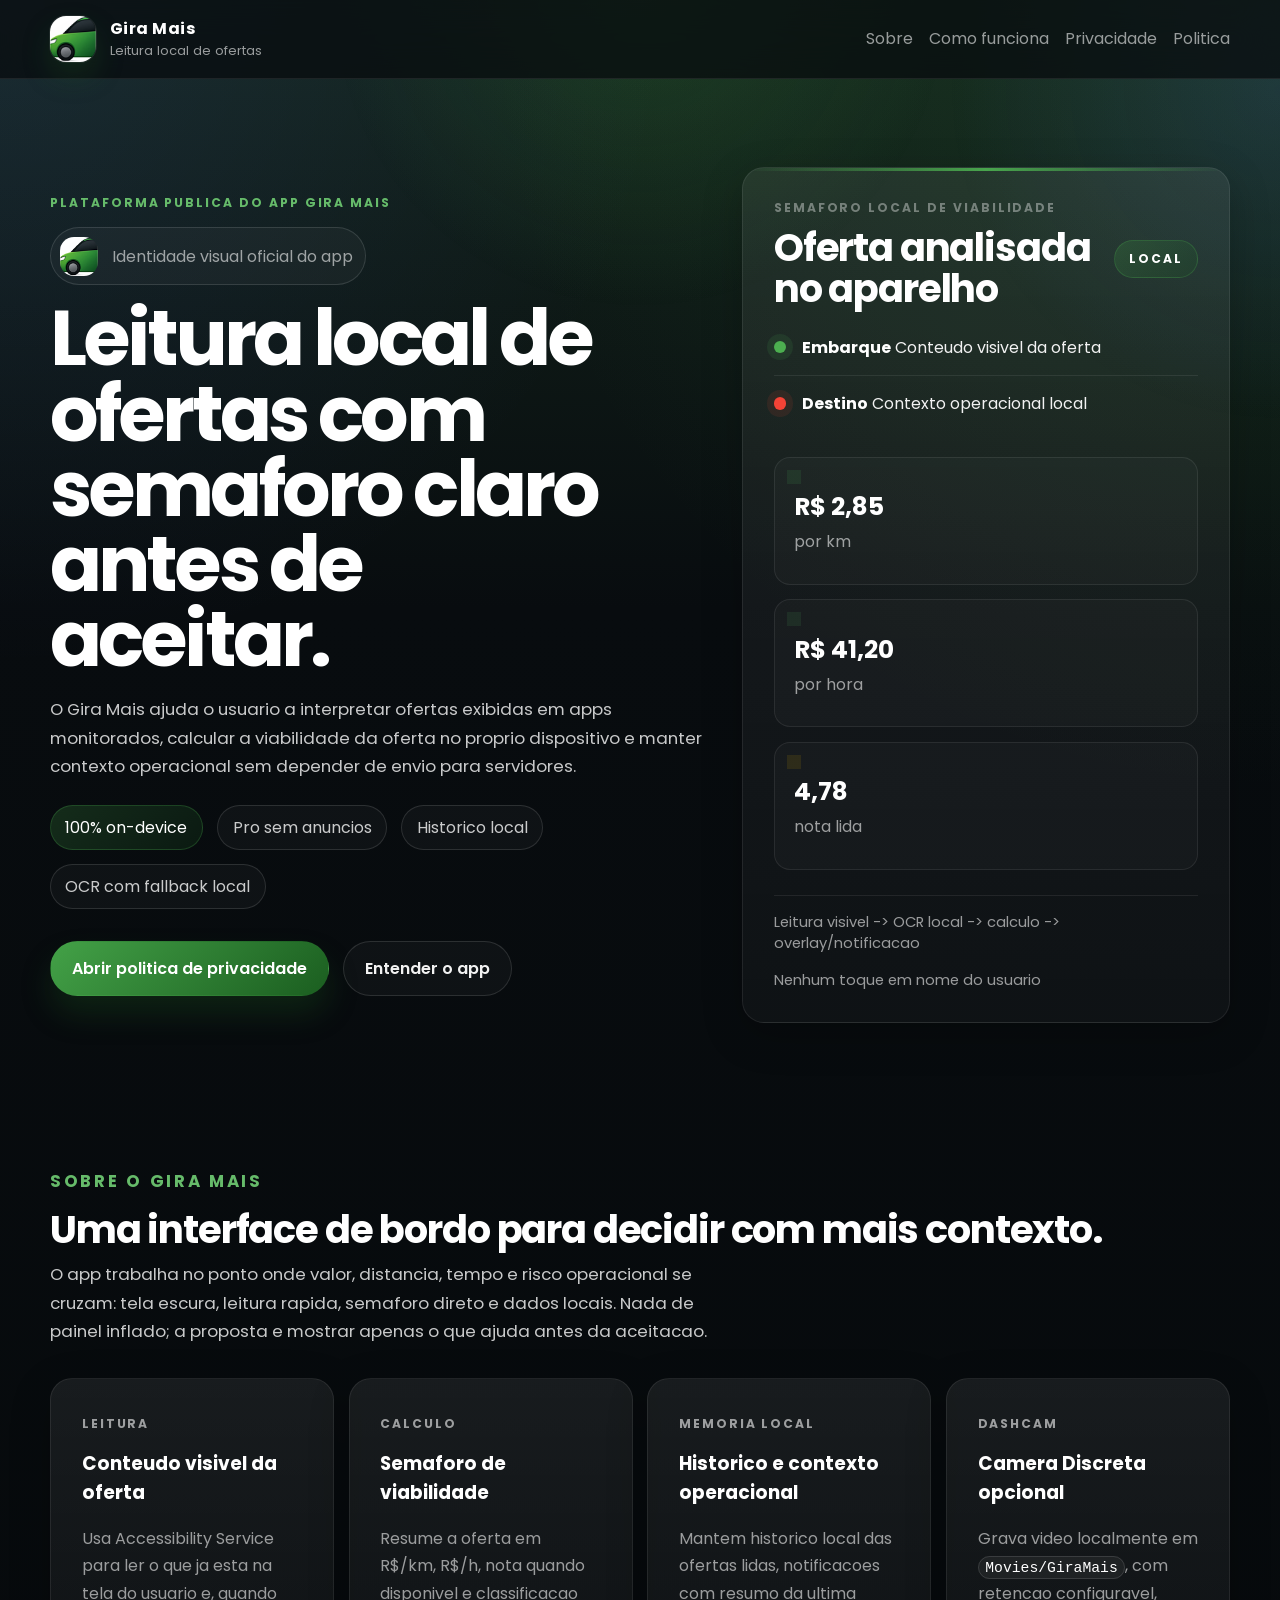
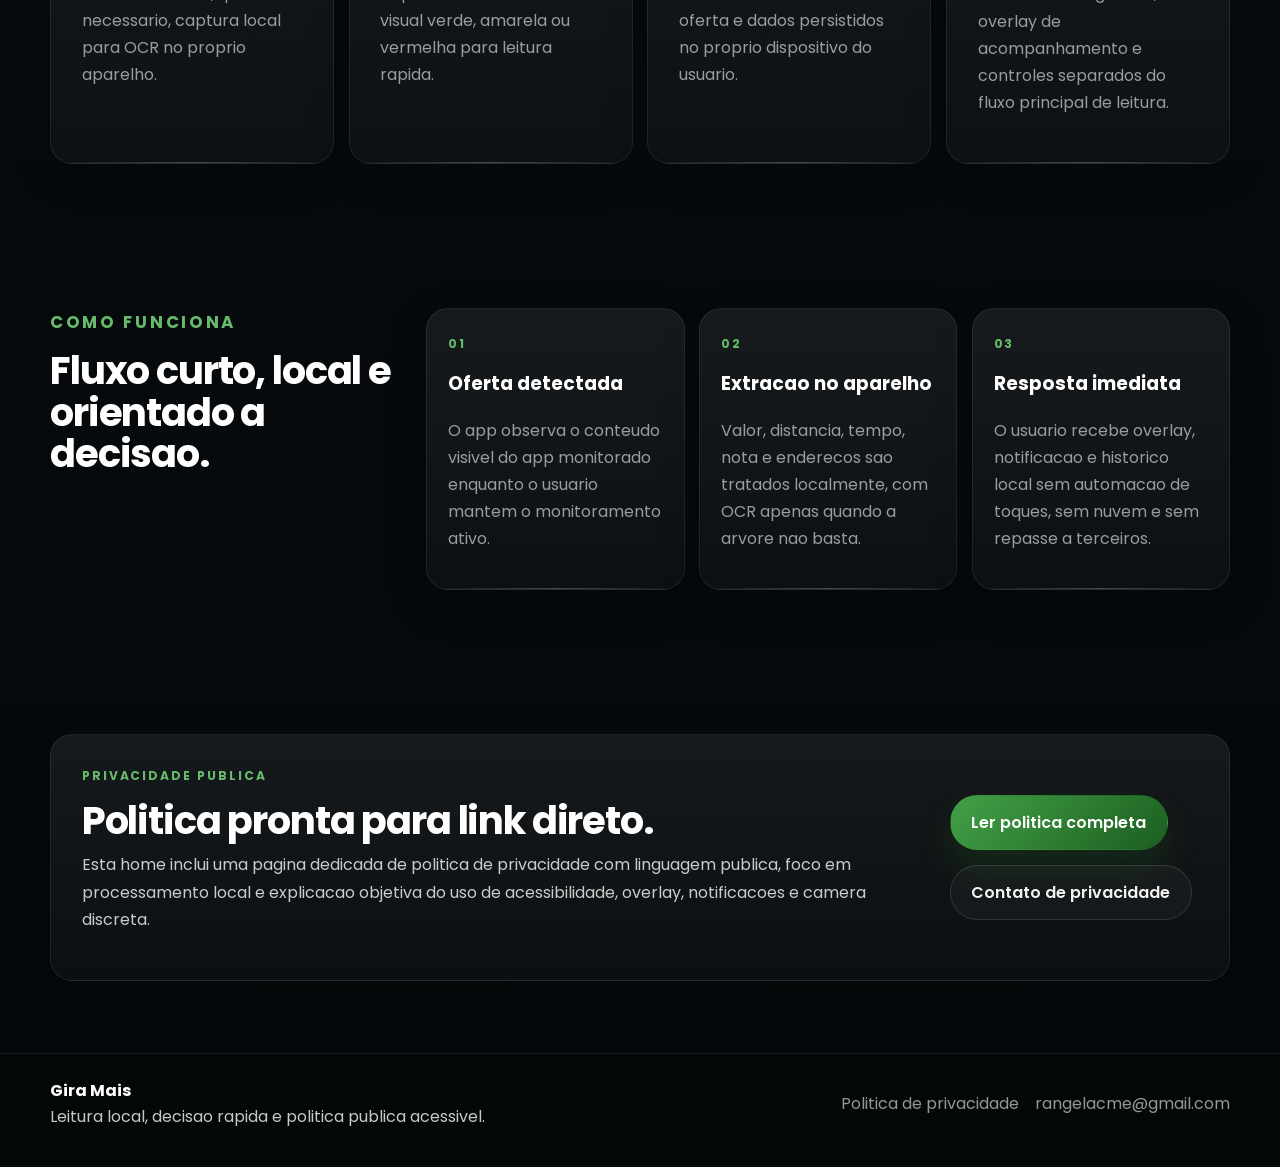
<file: index.html>
<!DOCTYPE html>
<html lang="pt-BR">
<head>
  <meta charset="UTF-8">
  <meta name="viewport" content="width=device-width, initial-scale=1.0">
  <title>Gira Mais | Leitura local de ofertas monitoradas</title>
  <meta name="description" content="Homepage publica do Gira Mais: leitura local de ofertas, semaforo de viabilidade, historico local e politica de privacidade acessivel.">
  <meta name="theme-color" content="#080c0f">
  <meta property="og:title" content="Gira Mais | Leitura local de ofertas monitoradas">
  <meta property="og:description" content="Leitura local de ofertas, semaforo de viabilidade, historico local e politica de privacidade publica.">
  <meta property="og:type" content="website">
  <meta property="og:image" content="./assets/og-image.png">
  <meta name="twitter:card" content="summary_large_image">
  <meta name="twitter:title" content="Gira Mais">
  <meta name="twitter:description" content="Leitura local de ofertas e politica de privacidade publica.">
  <meta name="twitter:image" content="./assets/og-image.png">
  <link rel="icon" type="image/png" sizes="32x32" href="./assets/logo-32.png">
  <link rel="icon" type="image/png" sizes="16x16" href="./assets/logo-16.png">
  <link rel="shortcut icon" href="./assets/favicon.ico">
  <link rel="apple-touch-icon" sizes="180x180" href="./assets/logo-180.png">
  <link rel="manifest" href="./site.webmanifest">
  <link rel="preconnect" href="https://fonts.googleapis.com">
  <link rel="preconnect" href="https://fonts.gstatic.com" crossorigin>
  <link href="https://fonts.googleapis.com/css2?family=Poppins:wght@400;500;600;700;800&display=swap" rel="stylesheet">
  <link rel="stylesheet" href="./styles.css">
</head>
<body>
  <div class="page-glow" aria-hidden="true"></div>
  <header class="site-header">
    <div class="site-shell header-row">
      <a class="brand" href="./index.html">
        <img class="brand-logo" src="./assets/logo-64.png" alt="Logo do Gira Mais">
        <span>
          <strong>Gira Mais</strong>
          <small>Leitura local de ofertas</small>
        </span>
      </a>
      <nav class="main-nav" aria-label="Principal">
        <a href="#sobre">Sobre</a>
        <a href="#funciona">Como funciona</a>
        <a href="#privacidade">Privacidade</a>
        <a href="./privacy/index.html">Politica</a>
      </nav>
    </div>
  </header>

  <main>
    <section class="hero section-gap">
      <div class="site-shell hero-grid">
        <div class="hero-copy">
          <p class="eyebrow">Plataforma publica do app Gira Mais</p>
          <div class="hero-brandline">
            <img class="hero-logo" src="./assets/logo-64.png" alt="Logo do Gira Mais">
            <span>Identidade visual oficial do app</span>
          </div>
          <h1>Leitura local de ofertas com semaforo claro antes de aceitar.</h1>
          <p class="hero-text">
            O Gira Mais ajuda o usuario a interpretar ofertas exibidas em apps monitorados,
            calcular a viabilidade da oferta no proprio dispositivo e manter contexto operacional
            sem depender de envio para servidores.
          </p>
          <div class="hero-chips" aria-label="Destaques do app">
            <span class="chip chip-emerald">100% on-device</span>
            <span class="chip">Pro sem anuncios</span>
            <span class="chip">Historico local</span>
            <span class="chip">OCR com fallback local</span>
          </div>
          <div class="hero-actions">
            <a class="button button-primary" href="./privacy/index.html">Abrir politica de privacidade</a>
            <a class="button button-secondary" href="#sobre">Entender o app</a>
          </div>
        </div>

        <aside class="offer-panel surface-card" aria-label="Painel ilustrativo do Gira Mais">
          <div class="panel-head">
            <div>
              <p class="panel-label">Semaforo local de viabilidade</p>
              <h2>Oferta analisada no aparelho</h2>
            </div>
            <span class="status-pill status-green">Local</span>
          </div>

          <div class="offer-route">
            <div class="route-dot route-origin"></div>
            <div>
              <strong>Embarque</strong>
              <span>Conteudo visivel da oferta</span>
            </div>
          </div>
          <div class="offer-route offer-route-destination">
            <div class="route-dot route-destination"></div>
            <div>
              <strong>Destino</strong>
              <span>Contexto operacional local</span>
            </div>
          </div>

          <div class="metric-grid">
            <article class="metric-card">
              <span class="signal signal-green" aria-hidden="true"></span>
              <strong>R$ 2,85</strong>
              <span>por km</span>
            </article>
            <article class="metric-card">
              <span class="signal signal-green" aria-hidden="true"></span>
              <strong>R$ 41,20</strong>
              <span>por hora</span>
            </article>
            <article class="metric-card">
              <span class="signal signal-amber" aria-hidden="true"></span>
              <strong>4,78</strong>
              <span>nota lida</span>
            </article>
          </div>

          <div class="panel-footer">
            <span>Leitura visivel -> OCR local -> calculo -> overlay/notificacao</span>
            <span>Nenhum toque em nome do usuario</span>
          </div>
        </aside>
      </div>
    </section>

    <section id="sobre" class="section-gap">
      <div class="site-shell">
        <div class="section-heading">
          <p class="eyebrow">Sobre o Gira Mais</p>
          <h2>Uma interface de bordo para decidir com mais contexto.</h2>
          <p>
            O app trabalha no ponto onde valor, distancia, tempo e risco operacional se cruzam:
            tela escura, leitura rapida, semaforo direto e dados locais. Nada de painel inflado;
            a proposta e mostrar apenas o que ajuda antes da aceitacao.
          </p>
        </div>

        <div class="feature-grid">
          <article class="surface-card feature-card">
            <span class="feature-tag">Leitura</span>
            <h3>Conteudo visivel da oferta</h3>
            <p>
              Usa Accessibility Service para ler o que ja esta na tela do usuario e,
              quando necessario, captura local para OCR no proprio aparelho.
            </p>
          </article>

          <article class="surface-card feature-card">
            <span class="feature-tag">Calculo</span>
            <h3>Semaforo de viabilidade</h3>
            <p>
              Resume a oferta em R$/km, R$/h, nota quando disponivel e classificacao visual
              verde, amarela ou vermelha para leitura rapida.
            </p>
          </article>

          <article class="surface-card feature-card">
            <span class="feature-tag">Memoria local</span>
            <h3>Historico e contexto operacional</h3>
            <p>
              Mantem historico local das ofertas lidas, notificacoes com resumo da ultima oferta
              e dados persistidos no proprio dispositivo do usuario.
            </p>
          </article>

          <article class="surface-card feature-card">
            <span class="feature-tag">Dashcam</span>
            <h3>Camera Discreta opcional</h3>
            <p>
              Grava video localmente em <code>Movies/GiraMais</code>, com retencao configuravel,
              overlay de acompanhamento e controles separados do fluxo principal de leitura.
            </p>
          </article>
        </div>
      </div>
    </section>

    <section id="funciona" class="section-gap">
      <div class="site-shell workflow-layout">
        <div class="section-heading compact-heading">
          <p class="eyebrow">Como funciona</p>
          <h2>Fluxo curto, local e orientado a decisao.</h2>
        </div>

        <div class="workflow-grid">
          <article class="surface-card workflow-card">
            <span class="workflow-index">01</span>
            <h3>Oferta detectada</h3>
            <p>O app observa o conteudo visivel do app monitorado enquanto o usuario mantem o monitoramento ativo.</p>
          </article>

          <article class="surface-card workflow-card">
            <span class="workflow-index">02</span>
            <h3>Extracao no aparelho</h3>
            <p>Valor, distancia, tempo, nota e enderecos sao tratados localmente, com OCR apenas quando a arvore nao basta.</p>
          </article>

          <article class="surface-card workflow-card">
            <span class="workflow-index">03</span>
            <h3>Resposta imediata</h3>
            <p>O usuario recebe overlay, notificacao e historico local sem automacao de toques, sem nuvem e sem repasse a terceiros.</p>
          </article>
        </div>
      </div>
    </section>

    <section id="privacidade" class="section-gap">
      <div class="site-shell privacy-banner surface-card">
        <div>
          <p class="eyebrow">Privacidade publica</p>
          <h2>Politica pronta para link direto.</h2>
          <p>
            Esta home inclui uma pagina dedicada de politica de privacidade com linguagem publica,
            foco em processamento local e explicacao objetiva do uso de acessibilidade, overlay,
            notificacoes e camera discreta.
          </p>
        </div>
        <div class="privacy-actions">
          <a class="button button-primary" href="./privacy/index.html">Ler politica completa</a>
          <a class="button button-secondary" href="mailto:rangelacme@gmail.com">Contato de privacidade</a>
        </div>
      </div>
    </section>
  </main>

  <footer class="site-footer">
    <div class="site-shell footer-row">
      <div>
        <strong>Gira Mais</strong>
        <p>Leitura local, decisao rapida e politica publica acessivel.</p>
      </div>
      <div class="footer-links">
          <a href="./privacy/index.html">Politica de privacidade</a>
        <a href="mailto:rangelacme@gmail.com">rangelacme@gmail.com</a>
      </div>
    </div>
  </footer>
</body>
</html>
</file>
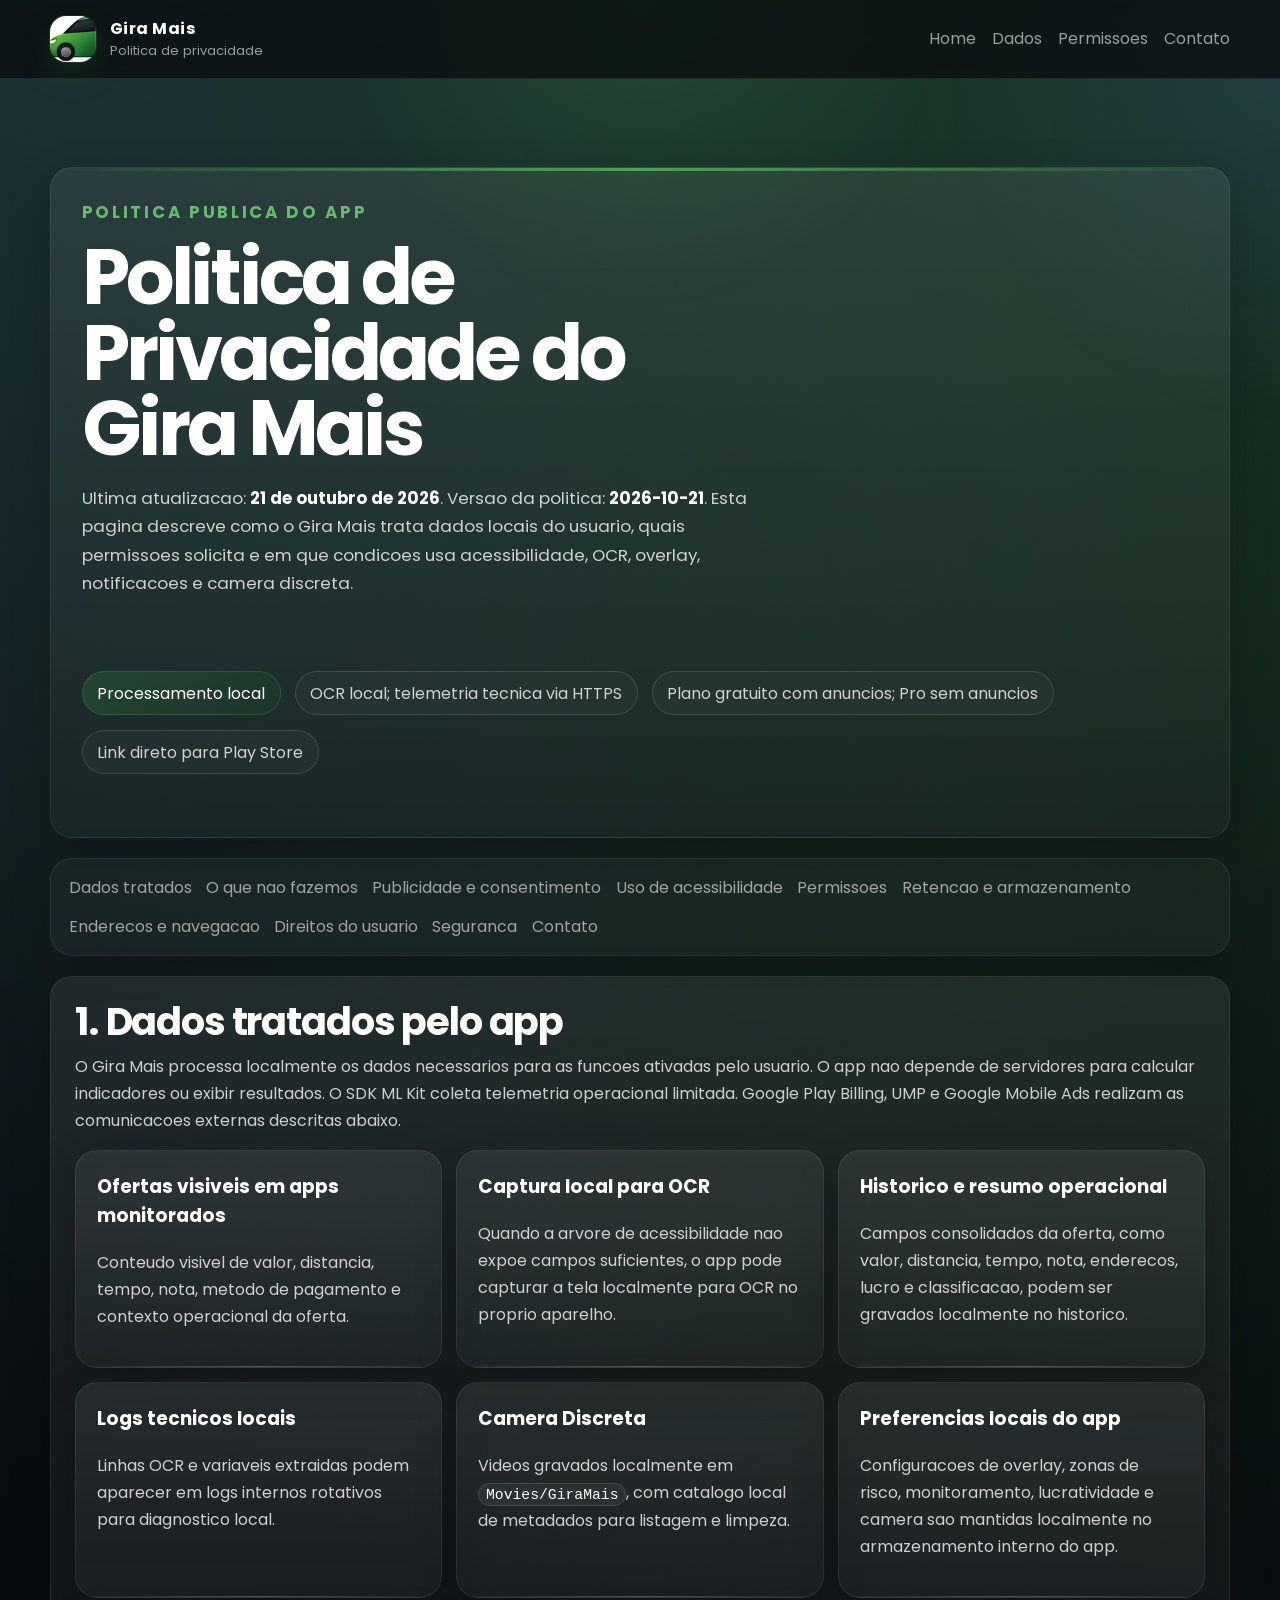
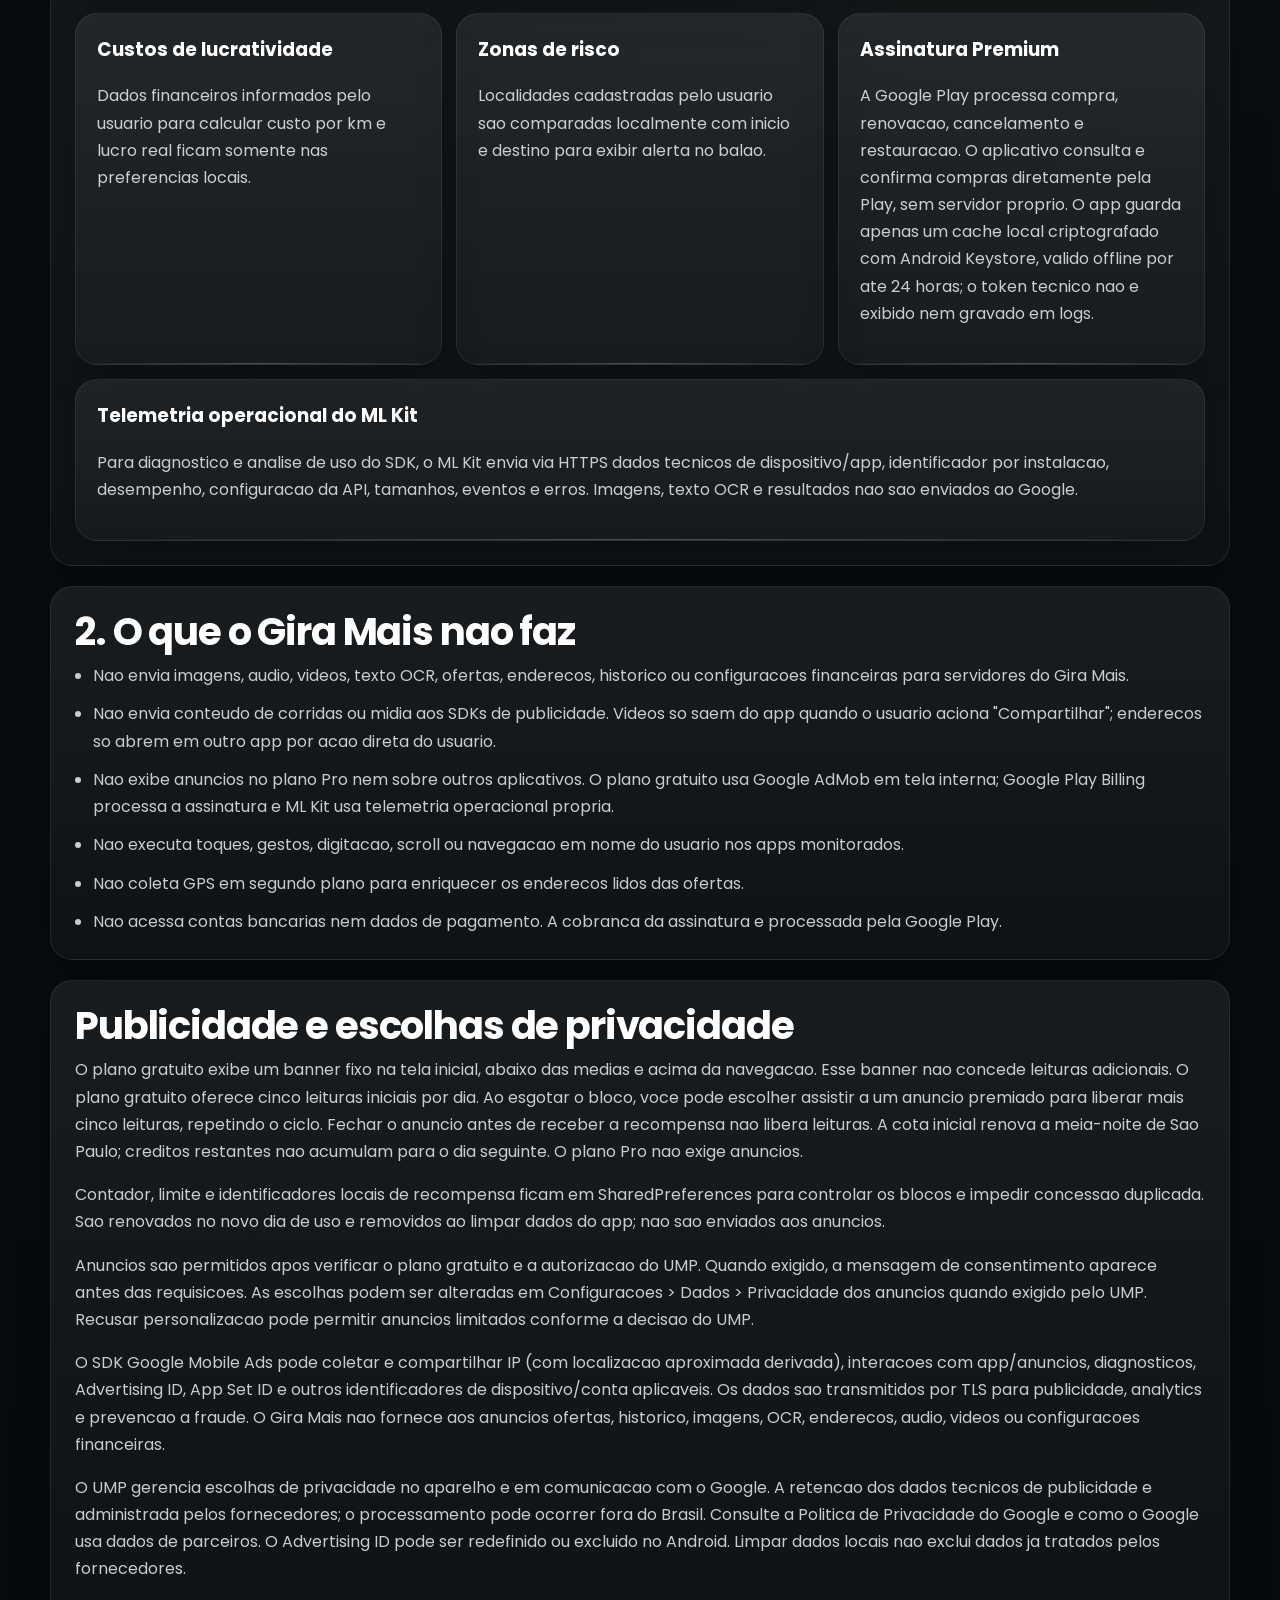
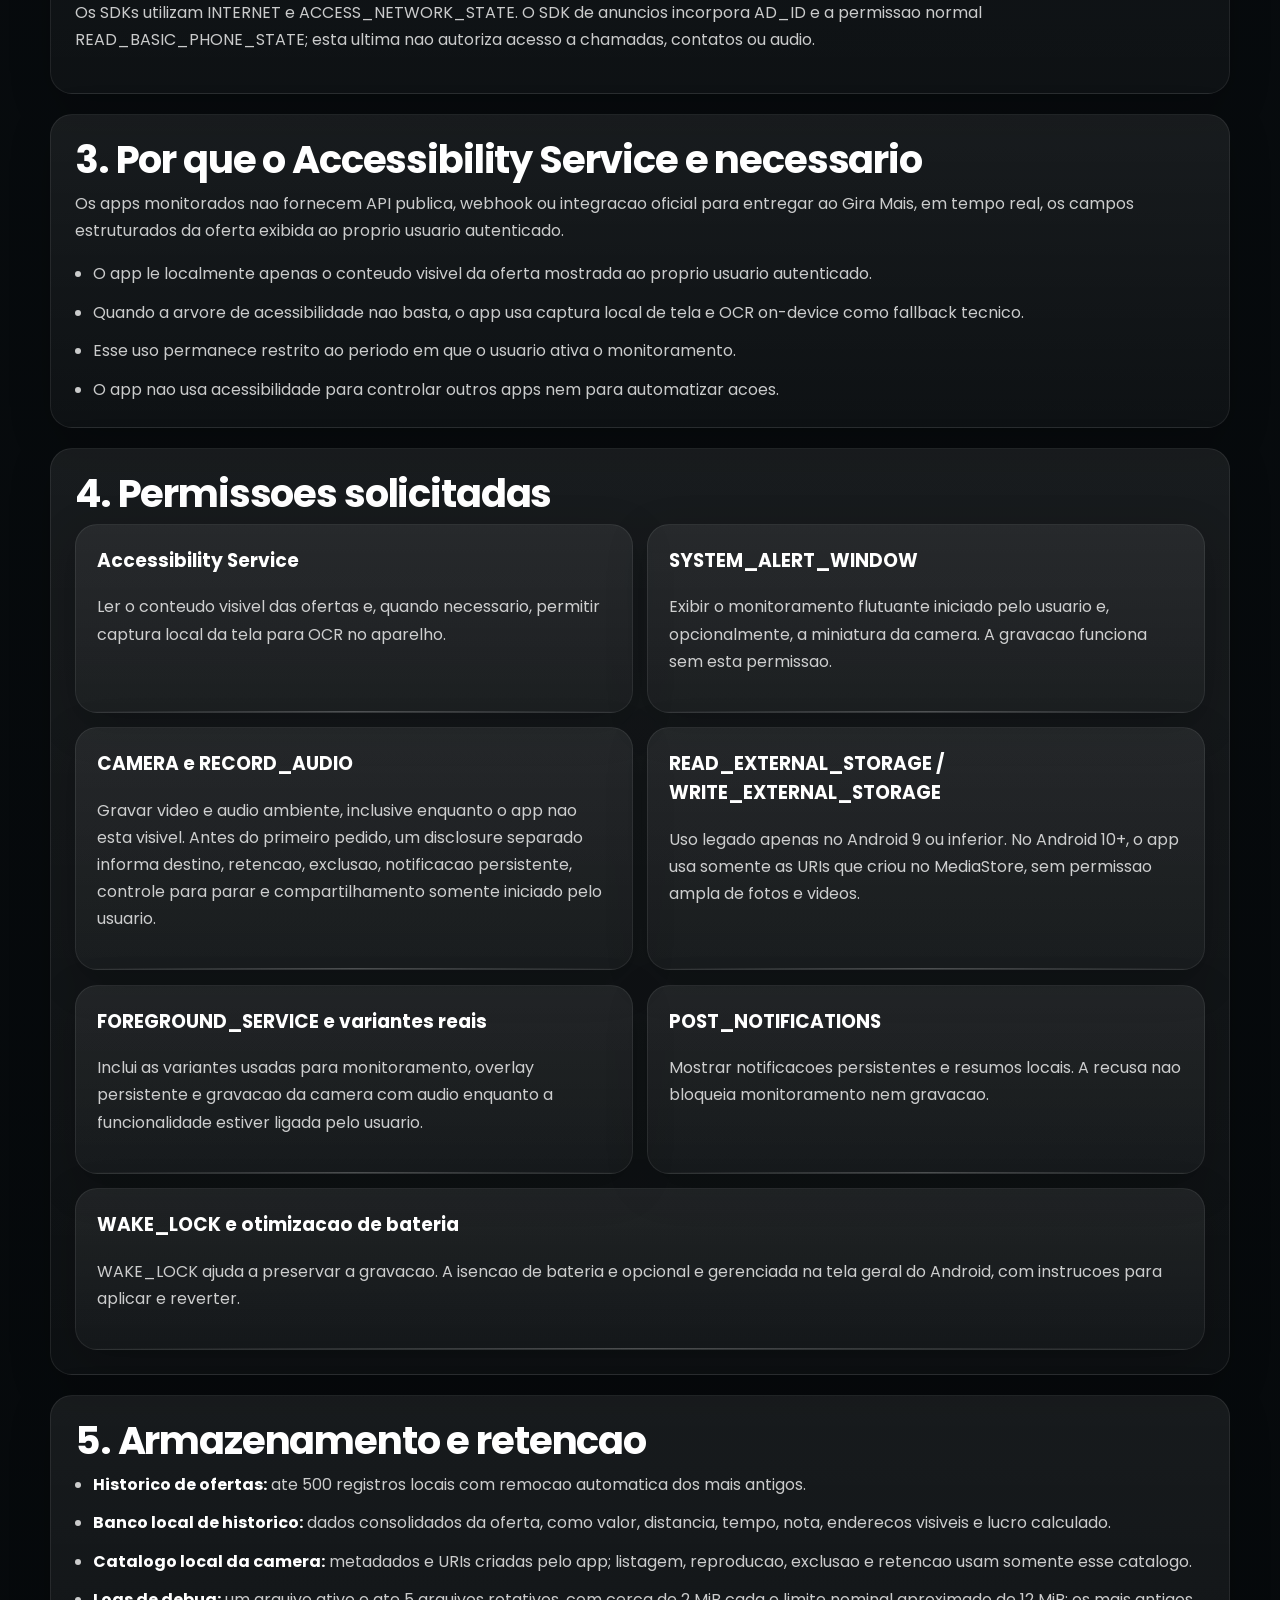
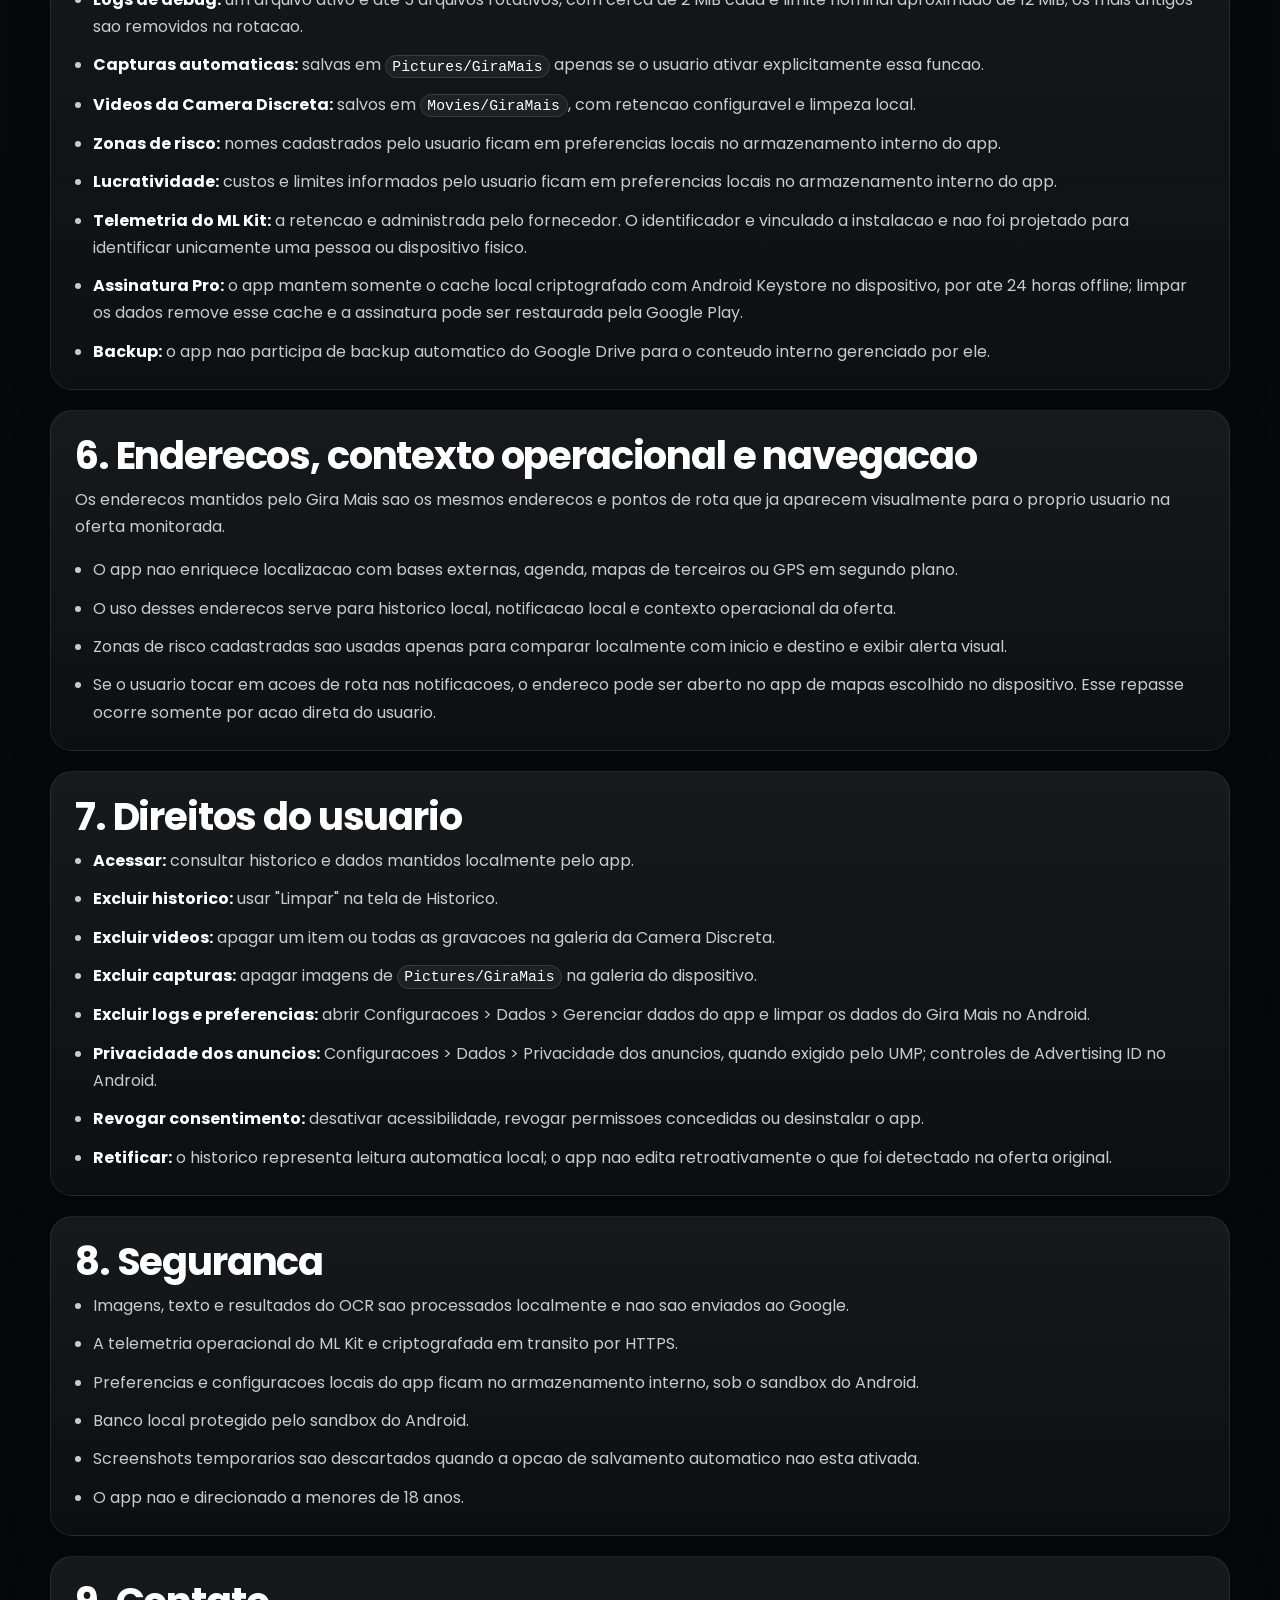
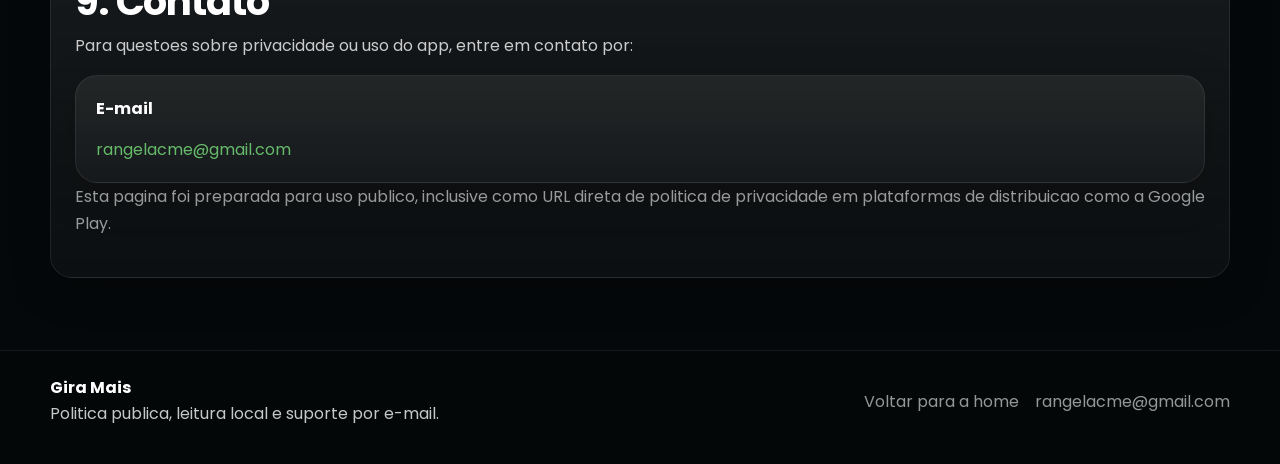
<file: privacy/index.html>
<!DOCTYPE html>
<html lang="pt-BR">
<head>
  <meta charset="UTF-8">
  <meta name="viewport" content="width=device-width, initial-scale=1.0">
  <title>Politica de Privacidade | Gira Mais</title>
  <meta name="description" content="Politica de privacidade publica do app Gira Mais.">
  <meta name="theme-color" content="#080c0f">
  <meta property="og:title" content="Politica de Privacidade | Gira Mais">
  <meta property="og:description" content="Politica publica do Gira Mais para uso em GitHub Pages e link direto na Google Play.">
  <meta property="og:type" content="website">
  <meta property="og:image" content="../assets/og-image.png">
  <meta name="twitter:card" content="summary_large_image">
  <meta name="twitter:title" content="Politica de Privacidade | Gira Mais">
  <meta name="twitter:description" content="Politica publica do app Gira Mais.">
  <meta name="twitter:image" content="../assets/og-image.png">
  <link rel="icon" type="image/png" sizes="32x32" href="../assets/logo-32.png">
  <link rel="icon" type="image/png" sizes="16x16" href="../assets/logo-16.png">
  <link rel="shortcut icon" href="../assets/favicon.ico">
  <link rel="apple-touch-icon" sizes="180x180" href="../assets/logo-180.png">
  <link rel="manifest" href="../site.webmanifest">
  <link rel="preconnect" href="https://fonts.googleapis.com">
  <link rel="preconnect" href="https://fonts.gstatic.com" crossorigin>
  <link href="https://fonts.googleapis.com/css2?family=Poppins:wght@400;500;600;700;800&display=swap" rel="stylesheet">
  <link rel="stylesheet" href="../styles.css">
</head>
<body>
  <div class="page-glow" aria-hidden="true"></div>
  <header class="site-header">
    <div class="site-shell header-row">
      <a class="brand" href="../index.html">
        <img class="brand-logo" src="../assets/logo-64.png" alt="Logo do Gira Mais">
        <span>
          <strong>Gira Mais</strong>
          <small>Politica de privacidade</small>
        </span>
      </a>
      <nav class="main-nav" aria-label="Principal">
        <a href="../index.html">Home</a>
        <a href="#dados">Dados</a>
        <a href="#permissoes">Permissoes</a>
        <a href="#contato">Contato</a>
      </nav>
    </div>
  </header>

  <main class="section-gap policy-page">
    <div class="site-shell policy-stack">
      <section class="policy-hero surface-card">
        <div>
          <p class="eyebrow">Politica publica do app</p>
          <h1>Politica de Privacidade do Gira Mais</h1>
          <p>
            Ultima atualizacao: <strong>21 de outubro de 2026</strong>.
            Versao da politica: <strong>2026-10-21</strong>.
            Esta pagina descreve como o Gira Mais trata dados locais do usuario,
            quais permissoes solicita e em que condicoes usa acessibilidade,
            OCR, overlay, notificacoes e camera discreta.
          </p>
        </div>
        <div class="hero-chips" aria-label="Resumo da politica">
          <span class="chip chip-emerald">Processamento local</span>
          <span class="chip">OCR local; telemetria tecnica via HTTPS</span>
          <span class="chip">Plano gratuito com anuncios; Pro sem anuncios</span>
          <span class="chip">Link direto para Play Store</span>
        </div>
      </section>

      <nav class="policy-nav surface-card" aria-label="Secoes da politica">
        <a href="#dados">Dados tratados</a>
        <a href="#nao-fazemos">O que nao fazemos</a>
        <a href="#publicidade">Publicidade e consentimento</a>
        <a href="#acessibilidade">Uso de acessibilidade</a>
        <a href="#permissoes">Permissoes</a>
        <a href="#retencao">Retencao e armazenamento</a>
        <a href="#enderecos">Enderecos e navegacao</a>
        <a href="#direitos">Direitos do usuario</a>
        <a href="#seguranca">Seguranca</a>
        <a href="#contato">Contato</a>
      </nav>

      <section id="dados" class="policy-section surface-card">
        <h2>1. Dados tratados pelo app</h2>
        <p>
          O Gira Mais processa localmente os dados necessarios para as funcoes ativadas pelo usuario.
          O app nao depende de servidores para calcular indicadores ou exibir resultados. O SDK ML Kit
          coleta telemetria operacional limitada. Google Play Billing, UMP e Google Mobile Ads realizam as comunicacoes externas descritas abaixo.
        </p>
        <div class="policy-grid three-up">
          <article class="policy-item">
            <h3>Ofertas visiveis em apps monitorados</h3>
            <p>Conteudo visivel de valor, distancia, tempo, nota, metodo de pagamento e contexto operacional da oferta.</p>
          </article>
          <article class="policy-item">
            <h3>Captura local para OCR</h3>
            <p>Quando a arvore de acessibilidade nao expoe campos suficientes, o app pode capturar a tela localmente para OCR no proprio aparelho.</p>
          </article>
          <article class="policy-item">
            <h3>Historico e resumo operacional</h3>
            <p>Campos consolidados da oferta, como valor, distancia, tempo, nota, enderecos, lucro e classificacao, podem ser gravados localmente no historico.</p>
          </article>
          <article class="policy-item">
            <h3>Logs tecnicos locais</h3>
            <p>Linhas OCR e variaveis extraidas podem aparecer em logs internos rotativos para diagnostico local.</p>
          </article>
          <article class="policy-item">
            <h3>Camera Discreta</h3>
            <p>Videos gravados localmente em <code>Movies/GiraMais</code>, com catalogo local de metadados para listagem e limpeza.</p>
          </article>
          <article class="policy-item">
            <h3>Preferencias locais do app</h3>
            <p>Configuracoes de overlay, zonas de risco, monitoramento, lucratividade e camera sao mantidas localmente no armazenamento interno do app.</p>
          </article>
          <article class="policy-item">
            <h3>Custos de lucratividade</h3>
            <p>Dados financeiros informados pelo usuario para calcular custo por km e lucro real ficam somente nas preferencias locais.</p>
          </article>
          <article class="policy-item">
            <h3>Zonas de risco</h3>
            <p>Localidades cadastradas pelo usuario sao comparadas localmente com inicio e destino para exibir alerta no balao.</p>
          </article>
          <article class="policy-item">
            <h3>Assinatura Premium</h3>
            <p>A Google Play processa compra, renovacao, cancelamento e restauracao. O aplicativo consulta e confirma compras diretamente pela Play, sem servidor proprio. O app guarda apenas um cache local criptografado com Android Keystore, valido offline por ate 24 horas; o token tecnico nao e exibido nem gravado em logs.</p>
          </article>
          <article class="policy-item">
            <h3>Telemetria operacional do ML Kit</h3>
            <p>Para diagnostico e analise de uso do SDK, o ML Kit envia via HTTPS dados tecnicos de dispositivo/app, identificador por instalacao, desempenho, configuracao da API, tamanhos, eventos e erros. Imagens, texto OCR e resultados nao sao enviados ao Google.</p>
          </article>
        </div>
      </section>

      <section id="nao-fazemos" class="policy-section surface-card">
        <h2>2. O que o Gira Mais nao faz</h2>
        <ul class="policy-list">
          <li>Nao envia imagens, audio, videos, texto OCR, ofertas, enderecos, historico ou configuracoes financeiras para servidores do Gira Mais.</li>
          <li>Nao envia conteudo de corridas ou midia aos SDKs de publicidade. Videos so saem do app quando o usuario aciona "Compartilhar"; enderecos so abrem em outro app por acao direta do usuario.</li>
          <li>Nao exibe anuncios no plano Pro nem sobre outros aplicativos. O plano gratuito usa Google AdMob em tela interna; Google Play Billing processa a assinatura e ML Kit usa telemetria operacional propria.</li>
          <li>Nao executa toques, gestos, digitacao, scroll ou navegacao em nome do usuario nos apps monitorados.</li>
          <li>Nao coleta GPS em segundo plano para enriquecer os enderecos lidos das ofertas.</li>
          <li>Nao acessa contas bancarias nem dados de pagamento. A cobranca da assinatura e processada pela Google Play.</li>
        </ul>
      </section>

      <section id="publicidade" class="policy-section surface-card">
        <h2>Publicidade e escolhas de privacidade</h2>
        <p>O plano gratuito exibe um banner fixo na tela inicial, abaixo das medias e acima da navegacao. Esse banner nao concede leituras adicionais. O plano gratuito oferece cinco leituras iniciais por dia. Ao esgotar o bloco, voce pode escolher assistir a um anuncio premiado para liberar mais cinco leituras, repetindo o ciclo. Fechar o anuncio antes de receber a recompensa nao libera leituras. A cota inicial renova a meia-noite de Sao Paulo; creditos restantes nao acumulam para o dia seguinte. O plano Pro nao exige anuncios.</p>
        <p>Contador, limite e identificadores locais de recompensa ficam em SharedPreferences para controlar os blocos e impedir concessao duplicada. Sao renovados no novo dia de uso e removidos ao limpar dados do app; nao sao enviados aos anuncios.</p>
        <p>Anuncios sao permitidos apos verificar o plano gratuito e a autorizacao do UMP. Quando exigido, a mensagem de consentimento aparece antes das requisicoes. As escolhas podem ser alteradas em Configuracoes &gt; Dados &gt; Privacidade dos anuncios quando exigido pelo UMP. Recusar personalizacao pode permitir anuncios limitados conforme a decisao do UMP.</p>
        <p>O SDK Google Mobile Ads pode coletar e compartilhar IP (com localizacao aproximada derivada), interacoes com app/anuncios, diagnosticos, Advertising ID, App Set ID e outros identificadores de dispositivo/conta aplicaveis. Os dados sao transmitidos por TLS para publicidade, analytics e prevencao a fraude. O Gira Mais nao fornece aos anuncios ofertas, historico, imagens, OCR, enderecos, audio, videos ou configuracoes financeiras.</p>
        <p>O UMP gerencia escolhas de privacidade no aparelho e em comunicacao com o Google. A retencao dos dados tecnicos de publicidade e administrada pelos fornecedores; o processamento pode ocorrer fora do Brasil. Consulte a <a href="https://policies.google.com/privacy">Politica de Privacidade do Google</a> e <a href="https://policies.google.com/technologies/partner-sites">como o Google usa dados de parceiros</a>. O Advertising ID pode ser redefinido ou excluido no Android. Limpar dados locais nao exclui dados ja tratados pelos fornecedores.</p>
        <p>Os SDKs utilizam INTERNET e ACCESS_NETWORK_STATE. O SDK de anuncios incorpora AD_ID e a permissao normal READ_BASIC_PHONE_STATE; esta ultima nao autoriza acesso a chamadas, contatos ou audio.</p>
      </section>

      <section id="acessibilidade" class="policy-section surface-card">
        <h2>3. Por que o Accessibility Service e necessario</h2>
        <p>
          Os apps monitorados nao fornecem API publica, webhook ou integracao oficial para entregar ao Gira Mais,
          em tempo real, os campos estruturados da oferta exibida ao proprio usuario autenticado.
        </p>
        <ul class="policy-list">
          <li>O app le localmente apenas o conteudo visivel da oferta mostrada ao proprio usuario autenticado.</li>
          <li>Quando a arvore de acessibilidade nao basta, o app usa captura local de tela e OCR on-device como fallback tecnico.</li>
          <li>Esse uso permanece restrito ao periodo em que o usuario ativa o monitoramento.</li>
          <li>O app nao usa acessibilidade para controlar outros apps nem para automatizar acoes.</li>
        </ul>
      </section>

      <section id="permissoes" class="policy-section surface-card">
        <h2>4. Permissoes solicitadas</h2>
        <div class="policy-grid two-up">
          <article class="policy-item">
            <h3>Accessibility Service</h3>
            <p>Ler o conteudo visivel das ofertas e, quando necessario, permitir captura local da tela para OCR no aparelho.</p>
          </article>
          <article class="policy-item">
            <h3>SYSTEM_ALERT_WINDOW</h3>
            <p>Exibir o monitoramento flutuante iniciado pelo usuario e, opcionalmente, a miniatura da camera. A gravacao funciona sem esta permissao.</p>
          </article>
          <article class="policy-item">
            <h3>CAMERA e RECORD_AUDIO</h3>
            <p>Gravar video e audio ambiente, inclusive enquanto o app nao esta visivel. Antes do primeiro pedido, um disclosure separado informa destino, retencao, exclusao, notificacao persistente, controle para parar e compartilhamento somente iniciado pelo usuario.</p>
          </article>
          <article class="policy-item">
            <h3>READ_EXTERNAL_STORAGE / WRITE_EXTERNAL_STORAGE</h3>
            <p>Uso legado apenas no Android 9 ou inferior. No Android 10+, o app usa somente as URIs que criou no MediaStore, sem permissao ampla de fotos e videos.</p>
          </article>
          <article class="policy-item">
            <h3>FOREGROUND_SERVICE e variantes reais</h3>
            <p>Inclui as variantes usadas para monitoramento, overlay persistente e gravacao da camera com audio enquanto a funcionalidade estiver ligada pelo usuario.</p>
          </article>
          <article class="policy-item">
            <h3>POST_NOTIFICATIONS</h3>
            <p>Mostrar notificacoes persistentes e resumos locais. A recusa nao bloqueia monitoramento nem gravacao.</p>
          </article>
          <article class="policy-item">
            <h3>WAKE_LOCK e otimizacao de bateria</h3>
            <p>WAKE_LOCK ajuda a preservar a gravacao. A isencao de bateria e opcional e gerenciada na tela geral do Android, com instrucoes para aplicar e reverter.</p>
          </article>
        </div>
      </section>

      <section id="retencao" class="policy-section surface-card">
        <h2>5. Armazenamento e retencao</h2>
        <ul class="policy-list">
          <li><strong>Historico de ofertas:</strong> ate 500 registros locais com remocao automatica dos mais antigos.</li>
          <li><strong>Banco local de historico:</strong> dados consolidados da oferta, como valor, distancia, tempo, nota, enderecos visiveis e lucro calculado.</li>
          <li><strong>Catalogo local da camera:</strong> metadados e URIs criadas pelo app; listagem, reproducao, exclusao e retencao usam somente esse catalogo.</li>
          <li><strong>Logs de debug:</strong> um arquivo ativo e ate 5 arquivos rotativos, com cerca de 2 MiB cada e limite nominal aproximado de 12 MiB; os mais antigos sao removidos na rotacao.</li>
          <li><strong>Capturas automaticas:</strong> salvas em <code>Pictures/GiraMais</code> apenas se o usuario ativar explicitamente essa funcao.</li>
          <li><strong>Videos da Camera Discreta:</strong> salvos em <code>Movies/GiraMais</code>, com retencao configuravel e limpeza local.</li>
          <li><strong>Zonas de risco:</strong> nomes cadastrados pelo usuario ficam em preferencias locais no armazenamento interno do app.</li>
          <li><strong>Lucratividade:</strong> custos e limites informados pelo usuario ficam em preferencias locais no armazenamento interno do app.</li>
          <li><strong>Telemetria do ML Kit:</strong> a retencao e administrada pelo fornecedor. O identificador e vinculado a instalacao e nao foi projetado para identificar unicamente uma pessoa ou dispositivo fisico.</li>
          <li><strong>Assinatura Pro:</strong> o app mantem somente o cache local criptografado com Android Keystore no dispositivo, por ate 24 horas offline; limpar os dados remove esse cache e a assinatura pode ser restaurada pela Google Play.</li>
          <li><strong>Backup:</strong> o app nao participa de backup automatico do Google Drive para o conteudo interno gerenciado por ele.</li>
        </ul>
      </section>

      <section id="enderecos" class="policy-section surface-card">
        <h2>6. Enderecos, contexto operacional e navegacao</h2>
        <p>
          Os enderecos mantidos pelo Gira Mais sao os mesmos enderecos e pontos de rota que ja aparecem visualmente
          para o proprio usuario na oferta monitorada.
        </p>
        <ul class="policy-list">
          <li>O app nao enriquece localizacao com bases externas, agenda, mapas de terceiros ou GPS em segundo plano.</li>
          <li>O uso desses enderecos serve para historico local, notificacao local e contexto operacional da oferta.</li>
          <li>Zonas de risco cadastradas sao usadas apenas para comparar localmente com inicio e destino e exibir alerta visual.</li>
          <li>Se o usuario tocar em acoes de rota nas notificacoes, o endereco pode ser aberto no app de mapas escolhido no dispositivo. Esse repasse ocorre somente por acao direta do usuario.</li>
        </ul>
      </section>

      <section id="direitos" class="policy-section surface-card">
        <h2>7. Direitos do usuario</h2>
        <ul class="policy-list">
          <li><strong>Acessar:</strong> consultar historico e dados mantidos localmente pelo app.</li>
          <li><strong>Excluir historico:</strong> usar "Limpar" na tela de Historico.</li>
          <li><strong>Excluir videos:</strong> apagar um item ou todas as gravacoes na galeria da Camera Discreta.</li>
          <li><strong>Excluir capturas:</strong> apagar imagens de <code>Pictures/GiraMais</code> na galeria do dispositivo.</li>
          <li><strong>Excluir logs e preferencias:</strong> abrir Configuracoes &gt; Dados &gt; Gerenciar dados do app e limpar os dados do Gira Mais no Android.</li>
          <li><strong>Privacidade dos anuncios:</strong> Configuracoes &gt; Dados &gt; Privacidade dos anuncios, quando exigido pelo UMP; controles de Advertising ID no Android.</li>
          <li><strong>Revogar consentimento:</strong> desativar acessibilidade, revogar permissoes concedidas ou desinstalar o app.</li>
          <li><strong>Retificar:</strong> o historico representa leitura automatica local; o app nao edita retroativamente o que foi detectado na oferta original.</li>
        </ul>
      </section>

      <section id="seguranca" class="policy-section surface-card">
        <h2>8. Seguranca</h2>
        <ul class="policy-list">
          <li>Imagens, texto e resultados do OCR sao processados localmente e nao sao enviados ao Google.</li>
          <li>A telemetria operacional do ML Kit e criptografada em transito por HTTPS.</li>
          <li>Preferencias e configuracoes locais do app ficam no armazenamento interno, sob o sandbox do Android.</li>
          <li>Banco local protegido pelo sandbox do Android.</li>
          <li>Screenshots temporarios sao descartados quando a opcao de salvamento automatico nao esta ativada.</li>
          <li>O app nao e direcionado a menores de 18 anos.</li>
        </ul>
      </section>

      <section id="contato" class="policy-section surface-card">
        <h2>9. Contato</h2>
        <p>Para questoes sobre privacidade ou uso do app, entre em contato por:</p>
        <div class="contact-card">
          <strong>E-mail</strong>
          <a href="mailto:rangelacme@gmail.com">rangelacme@gmail.com</a>
        </div>
        <p class="policy-note">
          Esta pagina foi preparada para uso publico, inclusive como URL direta de politica de privacidade em plataformas de distribuicao como a Google Play.
        </p>
      </section>
    </div>
  </main>

  <footer class="site-footer">
    <div class="site-shell footer-row">
      <div>
        <strong>Gira Mais</strong>
        <p>Politica publica, leitura local e suporte por e-mail.</p>
      </div>
      <div class="footer-links">
        <a href="../index.html">Voltar para a home</a>
        <a href="mailto:rangelacme@gmail.com">rangelacme@gmail.com</a>
      </div>
    </div>
  </footer>
</body>
</html>
</file>
<file: styles.css>
:root {
  --asphalt-night: #080c0f;
  --canopy-green: #14261d;
  --glass-skin: rgba(255, 255, 255, 0.04);
  --glass-rise: rgba(255, 255, 255, 0.07);
  --glass-strong: rgba(255, 255, 255, 0.12);
  --line-faint: rgba(255, 255, 255, 0.08);
  --line-soft: rgba(255, 255, 255, 0.12);
  --line-firm: rgba(255, 255, 255, 0.18);
  --ink-main: #f2f2f2;
  --ink-high: #ffffff;
  --ink-steel: #b6bdc4;
  --ink-soft: rgba(255, 255, 255, 0.78);
  --ink-dim: rgba(255, 255, 255, 0.58);
  --ink-muted: rgba(255, 255, 255, 0.38);
  --emerald: #43a147;
  --emerald-soft: #66bb6a;
  --emerald-deep: #1b5e20;
  --signal-green: #4caf50;
  --signal-amber: #ffc107;
  --signal-amber-deep: #f57f17;
  --signal-red: #f44336;
  --pin-blue: #536dfe;
  --shadow-deep: 0 26px 90px rgba(0, 0, 0, 0.34);
  --shadow-soft: 0 12px 40px rgba(0, 0, 0, 0.22);
  --radius-xl: 28px;
  --radius-lg: 22px;
  --radius-md: 16px;
  --radius-sm: 12px;
  --space-1: 0.25rem;
  --space-2: 0.5rem;
  --space-3: 0.75rem;
  --space-4: 1rem;
  --space-5: 1.5rem;
  --space-6: 2rem;
  --space-7: 3rem;
  --space-8: 4.5rem;
  --shell: min(1180px, calc(100vw - 2rem));
}

* {
  box-sizing: border-box;
}

html {
  scroll-behavior: smooth;
}

body {
  margin: 0;
  min-height: 100vh;
  color: var(--ink-main);
  font-family: "Poppins", sans-serif;
  background:
    radial-gradient(circle at top right, rgba(67, 161, 71, 0.14), transparent 26%),
    radial-gradient(circle at top left, rgba(83, 109, 254, 0.1), transparent 22%),
    linear-gradient(180deg, var(--canopy-green) 0%, var(--asphalt-night) 22%, #05080a 100%);
}

body::after {
  content: "";
  position: fixed;
  inset: 0;
  pointer-events: none;
  opacity: 0.08;
  background-image:
    linear-gradient(rgba(255, 255, 255, 0.04) 1px, transparent 1px),
    linear-gradient(90deg, rgba(255, 255, 255, 0.04) 1px, transparent 1px);
  background-size: 72px 72px;
  mask-image: linear-gradient(180deg, rgba(0, 0, 0, 0.8), transparent 90%);
}

a {
  color: inherit;
  text-decoration: none;
}

p,
li {
  color: var(--ink-soft);
  line-height: 1.7;
}

code {
  padding: 0.16rem 0.42rem;
  border: 1px solid var(--line-soft);
  border-radius: 999px;
  background: rgba(255, 255, 255, 0.05);
  color: var(--ink-high);
  font-family: "Consolas", "SFMono-Regular", monospace;
  font-size: 0.92em;
}

h1,
h2,
h3,
strong {
  color: var(--ink-high);
}

h1,
h2,
h3,
p,
ul {
  margin-top: 0;
}

ul {
  margin-bottom: 0;
  padding-left: 1.1rem;
}

.site-shell {
  width: var(--shell);
  margin: 0 auto;
}

.page-glow {
  position: fixed;
  inset: 0;
  pointer-events: none;
  background:
    radial-gradient(circle at 50% 0%, rgba(76, 175, 80, 0.16), transparent 28%),
    radial-gradient(circle at 100% 10%, rgba(83, 109, 254, 0.12), transparent 22%);
}

.site-header {
  position: sticky;
  top: 0;
  z-index: 20;
  backdrop-filter: blur(20px);
  background: rgba(8, 12, 15, 0.76);
  border-bottom: 1px solid var(--line-faint);
}

.header-row,
.footer-row {
  display: flex;
  align-items: center;
  justify-content: space-between;
  gap: var(--space-4);
}

.header-row {
  padding: 1rem 0;
}

.brand {
  display: inline-flex;
  align-items: center;
  gap: 0.9rem;
}

.brand-logo {
  width: 2.85rem;
  height: 2.85rem;
  border-radius: 16px;
  box-shadow: 0 0 0 1px rgba(255, 255, 255, 0.08), 0 14px 28px rgba(27, 94, 32, 0.28);
}

.brand strong,
.brand small {
  display: block;
}

.brand strong {
  font-size: 1rem;
  letter-spacing: 0.03em;
}

.brand small {
  font-size: 0.82rem;
  color: var(--ink-dim);
}

.main-nav {
  display: inline-flex;
  flex-wrap: wrap;
  gap: 1rem;
}

.main-nav a,
.footer-links a {
  color: var(--ink-dim);
  transition: color 160ms ease, transform 160ms ease;
}

.main-nav a:hover,
.footer-links a:hover,
.brand:hover strong {
  color: var(--ink-high);
}

.section-gap {
  padding: var(--space-8) 0;
}

.hero {
  padding-top: calc(var(--space-8) + 1rem);
}

.hero-grid,
.workflow-layout,
.privacy-banner,
.policy-hero {
  display: grid;
  gap: var(--space-6);
}

.hero-grid {
  grid-template-columns: minmax(0, 1.15fr) minmax(320px, 0.85fr);
  align-items: center;
}

.hero-copy h1,
.policy-hero h1 {
  max-width: 12ch;
  font-size: clamp(2.8rem, 6vw, 5.5rem);
  line-height: 0.98;
  letter-spacing: -0.05em;
  margin-bottom: 1.1rem;
}

.hero-brandline {
  display: inline-flex;
  align-items: center;
  gap: 0.85rem;
  margin-bottom: 1rem;
  padding: 0.55rem 0.75rem 0.55rem 0.55rem;
  border-radius: 999px;
  border: 1px solid var(--line-soft);
  background: rgba(255, 255, 255, 0.035);
  color: var(--ink-dim);
}

.hero-logo {
  width: 2.4rem;
  height: 2.4rem;
  border-radius: 14px;
  flex: 0 0 auto;
}

.hero-text,
.section-heading p,
.policy-hero p {
  max-width: 62ch;
  font-size: 1.05rem;
}

.eyebrow,
.panel-label,
.feature-tag,
.workflow-index,
.status-pill {
  letter-spacing: 0.16em;
  text-transform: uppercase;
  font-size: 0.76rem;
  font-weight: 700;
}

.eyebrow {
  color: var(--emerald-soft);
  margin-bottom: 0.85rem;
}

.hero-chips,
.hero-actions,
.privacy-actions,
.policy-grid,
.feature-grid,
.workflow-grid,
.metric-grid {
  display: flex;
  gap: 0.9rem;
}

.hero-chips,
.policy-hero .hero-chips {
  flex-wrap: wrap;
  margin: 1.5rem 0 2rem;
}

.hero-actions,
.privacy-actions {
  flex-wrap: wrap;
}

.chip,
.status-pill {
  display: inline-flex;
  align-items: center;
  min-height: 2.2rem;
  padding: 0.55rem 0.9rem;
  border-radius: 999px;
  border: 1px solid var(--line-soft);
  background: rgba(255, 255, 255, 0.03);
  color: var(--ink-soft);
}

.chip-emerald,
.status-green {
  border-color: rgba(76, 175, 80, 0.26);
  background: linear-gradient(135deg, rgba(67, 161, 71, 0.22), rgba(27, 94, 32, 0.18));
  color: var(--ink-high);
}

.button {
  display: inline-flex;
  align-items: center;
  justify-content: center;
  min-height: 3.2rem;
  padding: 0.9rem 1.3rem;
  border-radius: 999px;
  border: 1px solid transparent;
  font-weight: 600;
  transition: transform 160ms ease, border-color 160ms ease, background 160ms ease;
}

.button:hover {
  transform: translateY(-1px);
}

.button-primary {
  background: linear-gradient(135deg, var(--emerald) 0%, var(--emerald-deep) 100%);
  color: var(--ink-high);
  box-shadow: 0 18px 30px rgba(27, 94, 32, 0.28);
}

.button-secondary {
  background: rgba(255, 255, 255, 0.03);
  border-color: var(--line-soft);
  color: var(--ink-main);
}

.surface-card,
.policy-item,
.contact-card {
  border: 1px solid var(--line-faint);
  border-radius: var(--radius-lg);
  background: linear-gradient(180deg, var(--glass-rise), rgba(255, 255, 255, 0.03));
  box-shadow: var(--shadow-soft);
}

.surface-card {
  padding: clamp(1.3rem, 2.4vw, 2rem);
}

.offer-panel {
  position: relative;
  overflow: hidden;
}

.offer-panel::before,
.policy-hero::before {
  content: "";
  position: absolute;
  inset: 0 auto auto 0;
  width: 100%;
  height: 3px;
  background: linear-gradient(90deg, transparent 0%, var(--signal-green) 50%, transparent 100%);
  opacity: 0.92;
}

.panel-head,
.offer-route,
.panel-footer,
.privacy-banner,
.contact-card {
  display: flex;
  align-items: center;
  justify-content: space-between;
  gap: 1rem;
}

.panel-head h2,
.privacy-banner h2,
.section-heading h2,
.policy-section h2 {
  font-size: clamp(1.5rem, 3vw, 2.4rem);
  line-height: 1.08;
  letter-spacing: -0.03em;
  margin-bottom: 0.6rem;
}

.panel-label {
  color: var(--ink-muted);
  margin-bottom: 0.5rem;
}

.offer-route {
  padding: 0.95rem 0;
  border-bottom: 1px solid var(--line-faint);
  justify-content: flex-start;
}

.offer-route-destination {
  border-bottom: 0;
}

.route-dot,
.signal {
  width: 0.78rem;
  height: 0.78rem;
  flex: 0 0 auto;
  border-radius: 999px;
}

.route-origin,
.signal-green {
  background: var(--signal-green);
  box-shadow: 0 0 0 7px rgba(76, 175, 80, 0.12);
}

.route-destination,
.signal-red {
  background: var(--signal-red);
  box-shadow: 0 0 0 7px rgba(244, 67, 54, 0.1);
}

.signal-amber {
  background: var(--signal-amber);
  box-shadow: 0 0 0 7px rgba(255, 193, 7, 0.1);
}

.metric-grid,
.feature-grid,
.workflow-grid,
.policy-grid {
  flex-wrap: wrap;
}

.metric-grid {
  margin: 1.6rem 0;
}

.metric-card,
.feature-card,
.workflow-card,
.policy-item {
  flex: 1 1 220px;
}

.metric-card {
  min-height: 8rem;
  padding: 1.2rem;
  border-radius: var(--radius-md);
  border: 1px solid var(--line-faint);
  background: rgba(255, 255, 255, 0.025);
}

.metric-card strong {
  display: block;
  margin: 0.7rem 0 0.25rem;
  font-size: 1.55rem;
}

.metric-card span:last-child,
.panel-footer,
.feature-card p,
.workflow-card p,
.policy-note {
  color: var(--ink-dim);
}

.panel-footer {
  flex-wrap: wrap;
  justify-content: flex-start;
  padding-top: 1rem;
  border-top: 1px solid var(--line-faint);
  font-size: 0.92rem;
}

.section-heading {
  margin-bottom: var(--space-6);
}

.compact-heading {
  margin-bottom: 0;
}

.feature-card,
.workflow-card,
.policy-item {
  position: relative;
  overflow: hidden;
}

.feature-card::after,
.workflow-card::after,
.policy-item::after {
  content: "";
  position: absolute;
  inset: auto 0 0;
  height: 1px;
  background: linear-gradient(90deg, transparent, rgba(255, 255, 255, 0.24), transparent);
}

.feature-tag {
  display: inline-flex;
  margin-bottom: 1rem;
  color: var(--ink-dim);
}

.workflow-layout {
  grid-template-columns: 0.6fr 1.4fr;
  align-items: start;
}

.workflow-card,
.policy-item {
  padding: 1.3rem;
}

.workflow-index {
  display: inline-flex;
  margin-bottom: 1rem;
  color: var(--emerald-soft);
}

.privacy-banner {
  grid-template-columns: minmax(0, 1.2fr) auto;
  align-items: center;
}

.site-footer {
  padding: 1.5rem 0 2.4rem;
  border-top: 1px solid var(--line-faint);
  background: rgba(0, 0, 0, 0.16);
}

.site-footer p,
.footer-links {
  margin: 0;
}

.footer-links {
  display: flex;
  flex-wrap: wrap;
  justify-content: flex-end;
  gap: 1rem;
}

.policy-page {
  padding-top: calc(var(--space-8) + 1rem);
}

.policy-stack {
  display: grid;
  gap: 1.25rem;
}

.policy-hero,
.policy-nav,
.policy-section {
  position: relative;
  overflow: hidden;
}

.policy-hero {
  align-items: end;
}

.policy-nav {
  display: flex;
  flex-wrap: wrap;
  gap: 0.9rem;
  padding: 1rem 1.1rem;
  border: 1px solid var(--line-faint);
  border-radius: var(--radius-lg);
  background: rgba(255, 255, 255, 0.03);
}

.policy-nav a {
  color: var(--ink-dim);
}

.policy-nav a:hover {
  color: var(--ink-high);
}

.policy-section {
  scroll-margin-top: 10rem;
  padding: 1.5rem;
}

.policy-grid.two-up .policy-item {
  flex-basis: calc(50% - 0.45rem);
}

.policy-grid.three-up .policy-item {
  flex-basis: calc(33.333% - 0.6rem);
}

.policy-list li + li {
  margin-top: 0.7rem;
}

.contact-card {
  justify-content: flex-start;
  flex-direction: column;
  align-items: flex-start;
  margin-top: 1rem;
  padding: 1.25rem;
}

.contact-card a {
  color: var(--emerald-soft);
}

@media (max-width: 980px) {
  .hero-grid,
  .workflow-layout,
  .privacy-banner,
  .policy-hero {
    grid-template-columns: 1fr;
  }

  .hero-copy h1,
  .policy-hero h1 {
    max-width: 14ch;
  }

  .policy-grid.two-up .policy-item,
  .policy-grid.three-up .policy-item {
    flex-basis: 100%;
  }
}

@media (max-width: 720px) {
  .header-row,
  .footer-row,
  .main-nav,
  .hero-actions,
  .privacy-actions,
  .panel-head,
  .site-footer {
    align-items: flex-start;
  }

  .header-row,
  .footer-row,
  .panel-head,
  .privacy-banner,
  .offer-route,
  .panel-footer {
    flex-direction: column;
  }

  .main-nav,
  .footer-links {
    justify-content: flex-start;
  }

  .section-gap {
    padding: 3.4rem 0;
  }

  .hero {
    padding-top: 4.25rem;
  }
}
</file>
